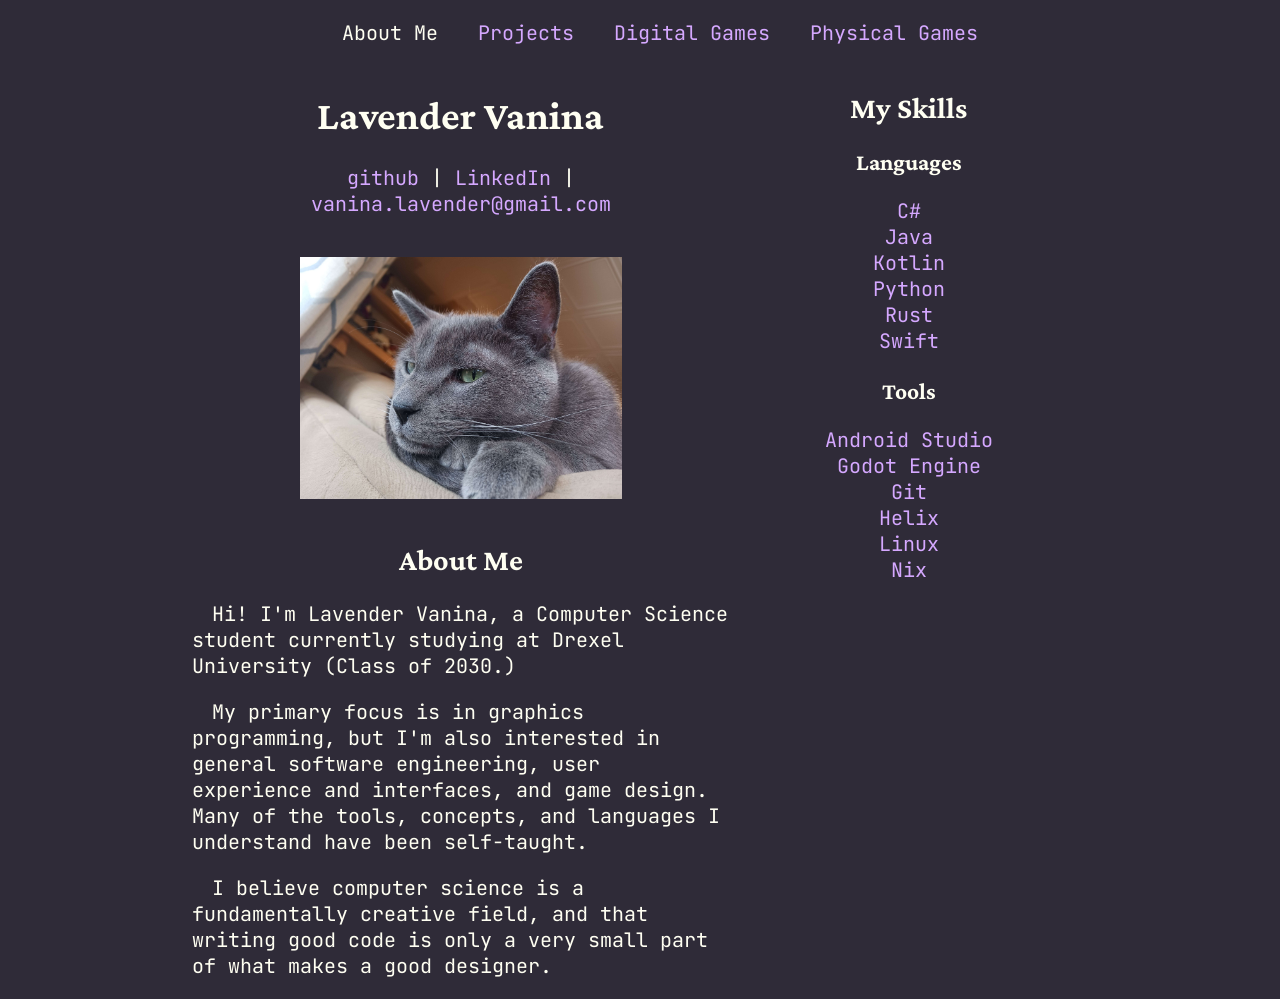
<file: index.html>
<!DOCTYPE html>
<html>
  <head>
    <title>Lavender Vanina</title>
    <link rel="stylesheet" href="styles.css">
  </head>
  <body>
    <nav>
      <ul>
        <li>
          About Me
        </li>
        <li>
          <a href="projects.html">Projects</a>
        </li>
        <li>
          <a href="videogames.html">Digital Games</a>
        </li>
        <li>
          <a href="boardgames.html">Physical Games</a>
        </li>
      </ul>
    </nav>
    

    <div id="about">
      <div id="bio">
        <h1>Lavender Vanina</h1>
        <div id="contacts">
          <a href="https://github.com/vanina-lavender">github</a>
          | 
          <a href="https://www.linkedin.com/in/lavender-vanina">LinkedIn</a>
          | 
          <a href="mailto:vanina.lavender@gmail.com">vanina.lavender@gmail.com</a>
        </div>
    
    
        <div id="headshot">
          <img src="jerry_contemplative.jpg" alt="Headshot" style="width:60%">
        </div>

        <h2>About Me</h2>
        <p>
          Hi! I'm Lavender Vanina, a Computer Science student currently studying
          at Drexel University (Class of 2030.)
        </p>
        <p>
          My primary focus is in graphics programming, but I'm also interested 
          in general software engineering, user experience and interfaces, and 
          game design. Many of the tools, concepts, and languages I understand 
          have been self-taught.
        </p>
        <p>
          I believe computer science is a fundamentally creative field, and that
          writing good code is only a very small part of what makes a good designer.
        </p>
      </div>
      <div id="skills">
        <h2>My Skills</h2>
        <h3>Languages</h3>
        <ul style="justify-content:center">
          <li>
            <a href="https://dotnet.microsoft.com/en-us/languages/csharp">C#</a>
          </li>
          <li>
            <a href="https://www.java.com/en/">Java</a>
          </li>
          <li>
            <a href="https://kotlinlang.org/">Kotlin</a>
          </li>
          <li>
            <a href="https://www.python.org/">Python</a>
          </li>
          <li>
            <a href="https://rust-lang.org/">Rust</a>
          </li>
          <li>
            <a href="https://www.swift.org/">Swift</a>
          </li>
        </ul>
        <h3>Tools</h3>
        <ul>
          <li>
            <a href="https://developer.android.com/studio">Android Studio</a>
          </li>
          <li>
            <a href="https://godotengine.org/">Godot Engine</a>
          </li>
          <li>
            <a href="https://git-scm.com/">Git</a>
          </li>
          <li>
            <a href="https://helix-editor.com/">Helix</a>
          </li>
          <li>
            <a href="https://www.linux.org/">Linux</a>
          </li>
          <li>
            <a href="https://nixos.org/">Nix</a>
          </li>
        </ul>
      </div>
    </div>
  </body>
</html>
</file>
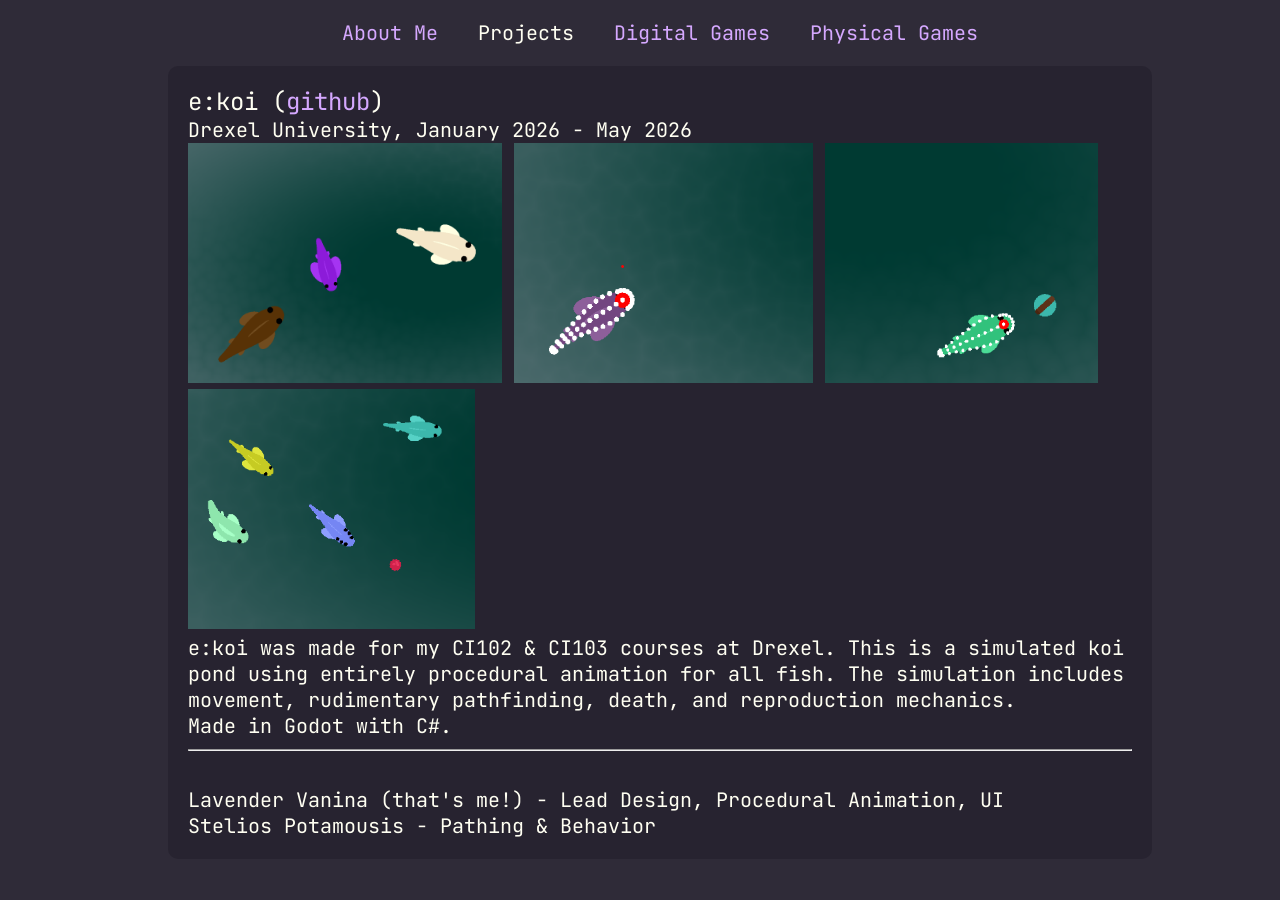
<file: projects.html>
<!DOCTYPE html>
<html>
  <head>
    <title>Lavender Vanina</title>
    <link rel="stylesheet" href="styles.css">
  </head>
  <body>
    <nav>
      <ul>
        <li>
          <a href="index.html">About Me</a>
        </li>
        <li>
          Projects
        </li>
        <li>
          <a href="videogames.html">Digital Games</a>
        </li>
        <li>
          <a href="boardgames.html">Physical Games</a>
        </li>
      </ul>
    </nav>
    <ul class="project_list">
      <li>
        <div class="project">
          <div class="project_title">
            e:koi (<a href="https://github.com/vanina-lavender/e-koi">github</a>)
          </div>
          <div class="project_date">
            Drexel University, January 2026 - May 2026
          </div>
          <img src="ekoi1.png">
          <img src="ekoi2.png">
          <img src="ekoi3.png">
          <img src="ekoi4.png">
          <div class="project_description">
            e:koi was made for my CI102 & CI103 courses at Drexel. This is a
            simulated koi pond using entirely procedural animation for all fish.
            The simulation includes movement, rudimentary pathfinding, death,
            and reproduction mechanics.
            <br/>
            Made in Godot with C#.
            <hr>
            <br/>
            Lavender Vanina (that's me!) - Lead Design, Procedural Animation, UI
            <br/>
            Stelios Potamousis - Pathing & Behavior
          </div>
        </div>
      </li>
    </ul>
  </body>
</html>
</file>
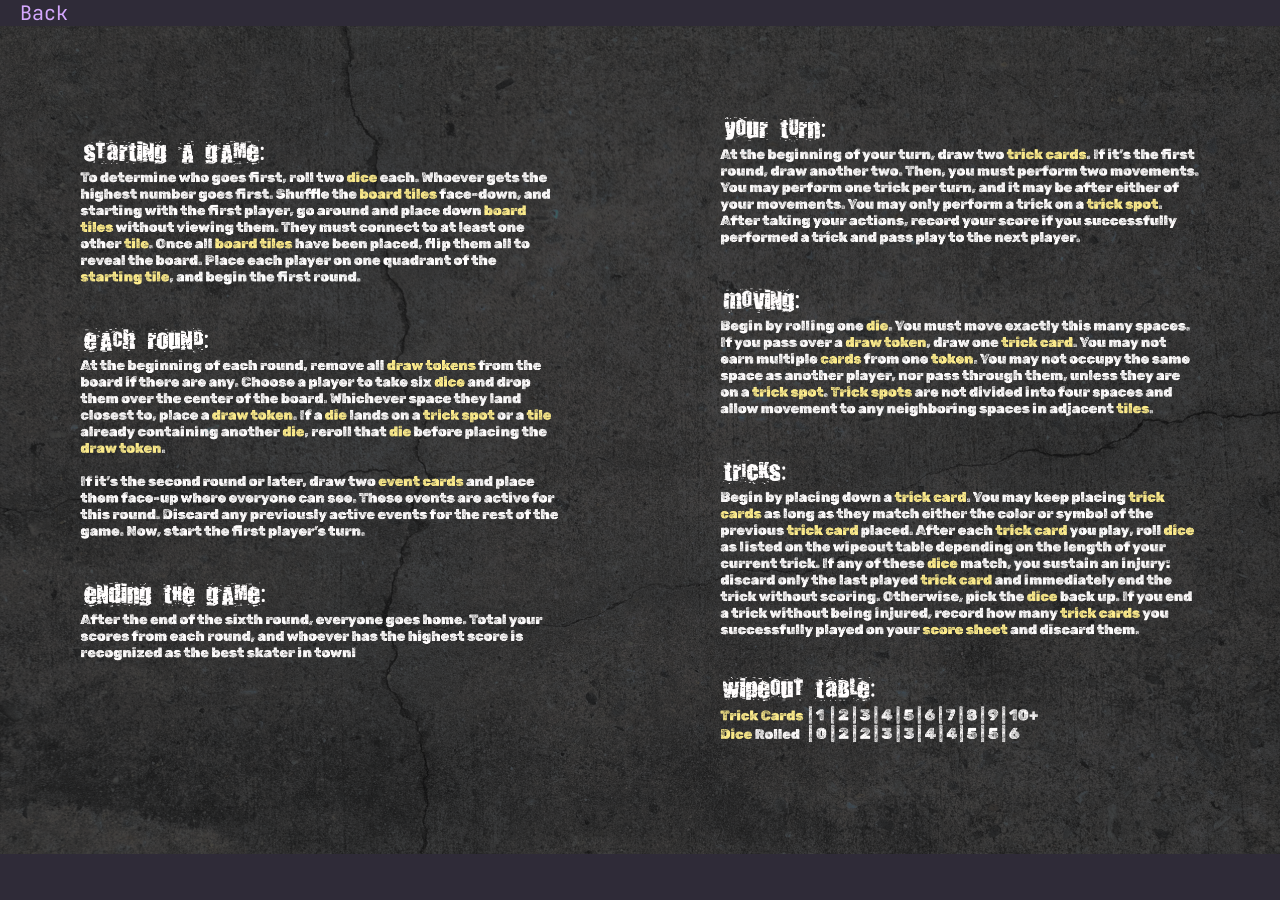
<file: rulebook.html>
<!DOCTYPE html>
<html>
  <head>
    <title>Lavender Vanina</title>
    <link rel="stylesheet" href="styles.css">
  </head>
  <body>
    <a href="boardgames.html" style="margin:1em">Back</a>
    <img src="rise_and_grind_rules.png" style="width:100%">
  </body>
</html>
</file>
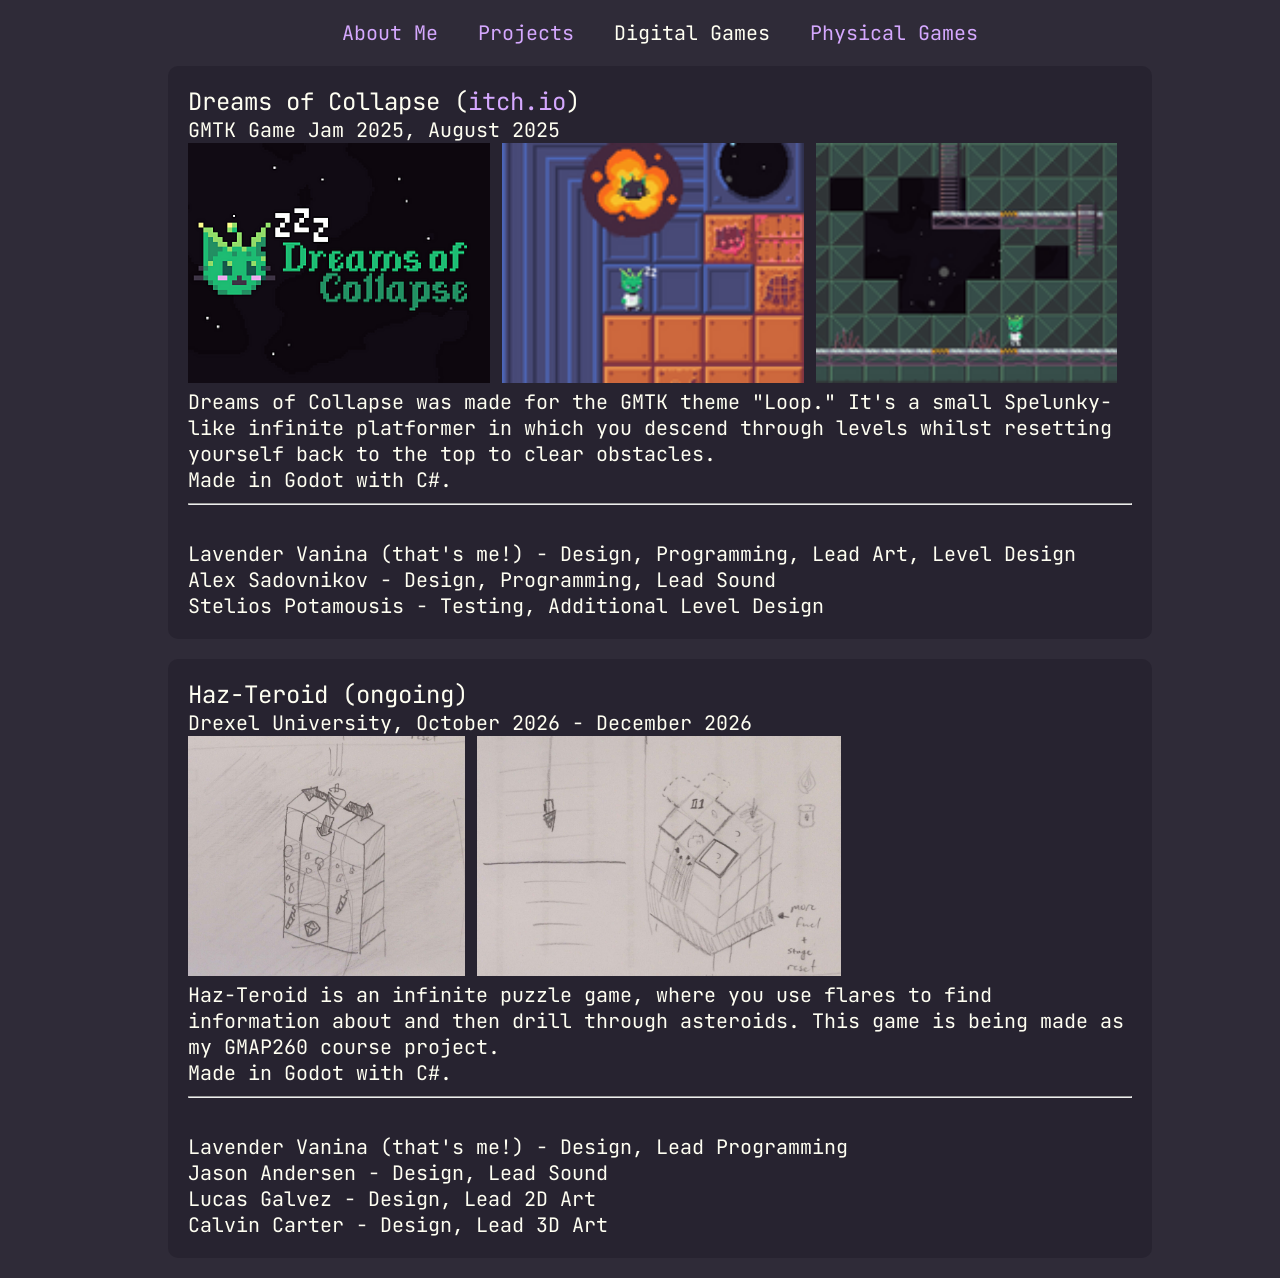
<file: videogames.html>
<!DOCTYPE html>
<html>
  <head>
    <title>Lavender Vanina</title>
    <link rel="stylesheet" href="styles.css">
  </head>
  <body>
    <nav>
      <ul>
        <li>
          <a href="index.html">About Me</a>
        </li>
        <li>
          <a href="projects.html">Projects</a>
        </li>
        <li>
          Digital Games
        </li>
        <li>
          <a href="boardgames.html">Physical Games</a>
        </li>
      </ul>
    </nav>
    <ul class="project_list">
      <li>
        <div class="project">
          <div class="project_title">
            Dreams of Collapse 
            (<a href="https://skordge.itch.io/dreams-of-collapse">itch.io</a>)
          </div>
          <div class="project_date">
            GMTK Game Jam 2025, August 2025
          </div>
          <img src="dreams1.png">
          <img src="dreams2.png">
          <img src="dreams3.png">
          <div class="project_description">
            Dreams of Collapse was made for the GMTK theme "Loop." It's a small
            Spelunky-like infinite platformer in which you descend through levels
            whilst resetting yourself back to the top to clear obstacles.
            <br/>
            Made in Godot with C#.
            <hr>
            <br/>
            Lavender Vanina (that's me!) - Design, Programming, Lead Art, Level Design
            <br/>
            Alex Sadovnikov - Design, Programming, Lead Sound
            <br/>
            Stelios Potamousis - Testing, Additional Level Design
          </div>
        </div>
      </li>
      <li>
        <div class="project">
          <div class="project_title">
            Haz-Teroid
            (ongoing)
          </div>
          <div class="project_date">
            Drexel University, October 2026 - December 2026
          </div>
          <img src="haz1.jpg">
          <img src="haz2.jpg">
          <div class="project_description">
            Haz-Teroid is an infinite puzzle game, where you use flares to find
            information about and then drill through asteroids. This game is being
            made as my GMAP260 course project.
            <br/>
            Made in Godot with C#.
            <hr>
            <br/>
            Lavender Vanina (that's me!) - Design, Lead Programming
            <br/>
            Jason Andersen - Design, Lead Sound
            <br/>
            Lucas Galvez - Design, Lead 2D Art
            <br/>
            Calvin Carter - Design, Lead 3D Art
          </div>
        </div>
      </li>
    </ul>
  </body>
</html>
</file>
<file: styles.css>
:root{
  --bg-color:#2f2b38;
  --bg-dark:#272330;
  --text-color:#fffff2;
  --link-color:#d5a8ff;
}
@font-face{
  font-family:crimson;
  src:url(Crimson_Pro/CrimsonPro-VariableFont_wght.ttf);
}
@font-face{
  font-family:jetBrains;
  src:url(JetBrains_Mono/JetBrainsMono-VariableFont_wght.ttf);
}
body{
  margin:0px;
  background-color:var(--bg-color);
  color:var(--text-color);
  font-size:20px;
  font-family:jetBrains;
}
iframe{
  width:100%;
  border:none;
}
nav{
  text-align:center;

  & ul{
    list-style-type:none;
    display: flex;
    justify-content: center;
    gap:2em;
  }
}
#headshot{
  display:flex;
  justify-content:center;
  padding: 1em 0px 1em 0px;
}
#about{
  display:flex;
  margin: 0px 15% 0px 15%;
  & div{
    & p{
      text-indent:1em;
    }
  }
}
#bio{
  width:60%;
}
#contacts{
  text-align:center;
  padding-bottom:1em;
}
#skills{
  width:40%;
  & ul{
    list-style-type:none;
    justify-content:center;
    padding: 0 0 0 0;
    & li{
      text-align:center;
    }
  }
}
h1,h2,h3{
  text-align:center;
  font-family:crimson;
}
/*
h2{
  text-align:center;
}
h3{
  text-align:center;
}
*/
a{
  color:var(--link-color);
  text-decoration-line:none;
}
.project_list{
  list-style-type:none;
  justify-content:center;
  margin: 0px 10% 0px 10%;
  & li{
    margin-bottom:1em;
  }
}
.project{
  background-color:var(--bg-dark);
  border-radius:10px;
  padding: 20px;
  & img{
    height:240px;
  }
  & .project_title{
    font-size:24px;
  }
}
</file>
